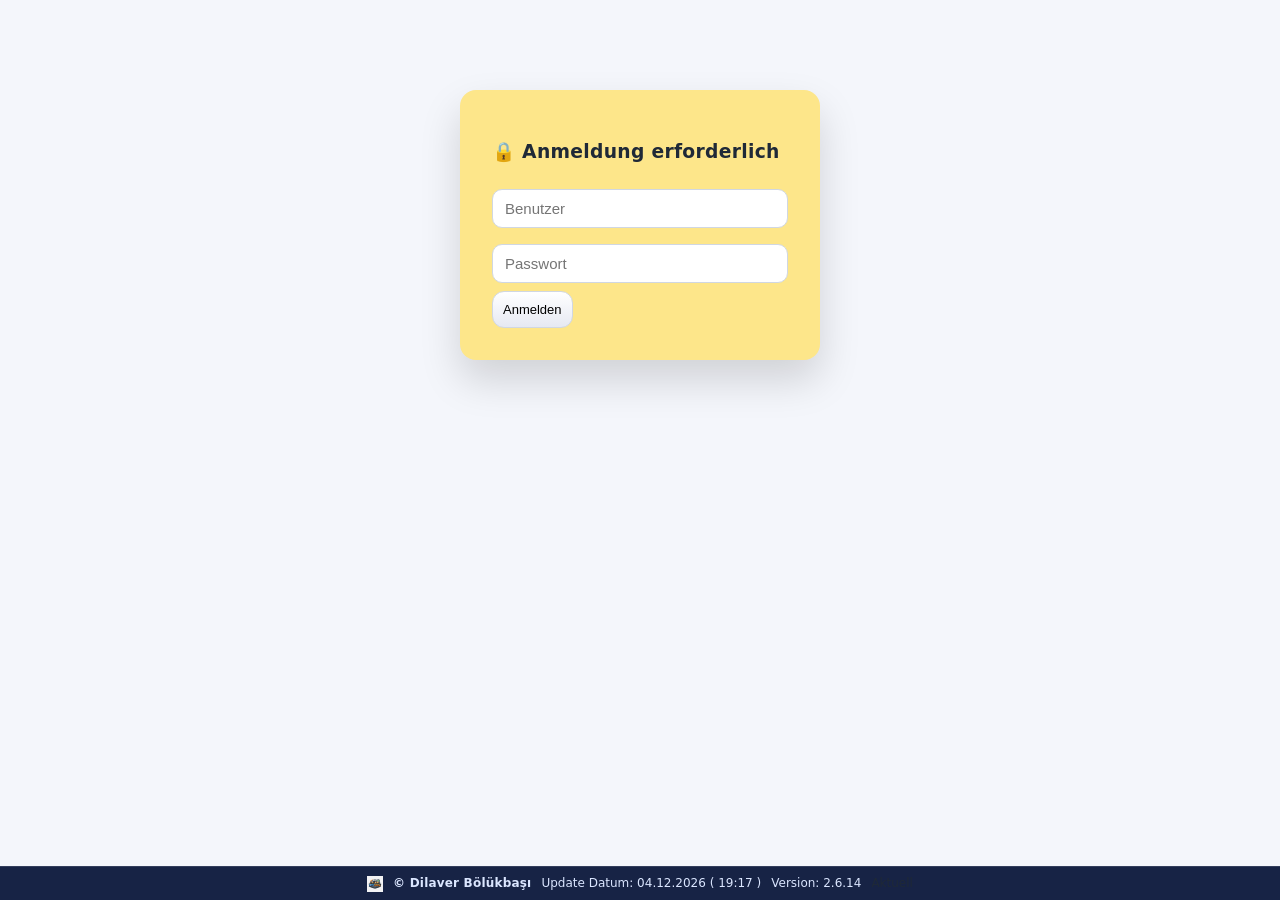
<file: index.html>
<!DOCTYPE html>
<html lang="de">
<head>
<meta charset="UTF-8">


<title>Lagerverwaltung</title>

   <link rel="stylesheet" href="css/style.css">


  
<!-- =========================
     ICONS
========================= -->

<link rel="icon" href="icons/favicon.ico">
<link rel="icon" type="image/png" sizes="16x16" href="icons/favicon-16x16.png">
<link rel="icon" type="image/png" sizes="32x32" href="icons/favicon-32x32.png">

<link rel="apple-touch-icon" sizes="180x180" href="icons/apple-touch-icon-180x180.png">

<link rel="manifest" href="manifest.json">
<meta name="theme-color" content="#1f4fd8">


</head>
<body>
<button id="scrollTopBtn" aria-label="Nach oben scrollen">↑</button>

<div id="print-header">
  <div class="print-title">Lagerbestand</div>
  <div class="print-date" id="print-date"></div>
</div>

<div id="loadingOverlay" class="loading-overlay" style="display:none">
  <div class="loading-card">
    <div class="loading-title" id="loadingText">Lade…</div>

    <div class="progress-bar">
      <div id="progressFill"></div>
    </div>

    <div class="progress-percent" id="progressPercent">0%</div>
  </div>
</div>


<!-- =========================
     LOGIN-BEREICH
========================= -->
<form id="loginForm" onsubmit="login(event)">
    <div id="loginBox">
      <h3>🔒 Anmeldung erforderlich</h3>
      <input id="userInput" placeholder="Benutzer">
      <input id="passInput" type="password" placeholder="Passwort">
      <button type="submit">Anmelden</button>
    </div>
</form>


<!-- =========================
     GESCHÜTZTE APP
========================= -->
<div id="app">
  <h2 id="appTitle"><span id="appVersion"></span></h2>

      <div class="top-bar">
        <div class="menu-wrap">
          <button class="menu-toggle btn" type="button" aria-haspopup="true" aria-expanded="false">
            ☰ Menü
          </button>
          <div class="menu-panel" role="menu" aria-label="Hauptmenü">
            <!-- Logout sperrt die komplette Liste wieder -->
            <button class="btn" role="menuitem" onclick="logout()">🔒Logout</button>
            <button class="btnExport" role="menuitem" onclick="exportAllData()">EXPORT DATEN</button>

            <input
              type="file"
              id="importFile"
              accept="application/json"
              hidden
              onchange="importAllData()"
            >
            <button class="btnImport" role="menuitem" onclick="document.getElementById('importFile').click()">
              IMPORT DATEN!
            </button>

            <!-- Key-Freischaltung 
            <input class="inputs" id="keyInput" type="password" placeholder="Key eingeben">
            <button id="editToggleBtn" class="btn" onclick="toggleEditing()">🔓 Freischalten</button>-->
            <button id="themeToggleBtn" class="btn-primary" role="menuitem" onclick="toggleTheme()">🌙 Dark Mode</button>
            <button class="btn" role="menuitem" onclick="location.href='settings.html'" aria-label="Einstellungen">⚙️ Optionen</button>
          </div>
        </div>
      </div>

      <div class="top-bar-right">
          <button  id="resetMaterialDataBtn"  class="admin-btn danger"  onclick="resetMaterialData()">  Initialdaten neu laden</button>
            <br>
          <div id="editTimer" class="edit-timer hidden" title="Edit-Modus endet bei Inaktivität">
            <span class="label">Edit aktiv</span><span class="icon">⏳</span>
            <span class="time">05:00</span>
          </div>
          
          <div id="logoutTimer" class="logout-timer hidden">
          <span class="label">Automatischer Logout</span>
          <span class="time">00:30</span>
        </div>

      </div>

      <hr>

        <div class="tab-bar tab-style-pill">
          <button class="tab-btn" data-tab="ke" data-label="Material / Rohstoff Liste">Material / Rohstoff Liste</button>
          <button class="tab-btn" data-tab="fs" data-label="FS-Tiegel Liste">FS-Tiegel Liste</button>
          <button class="tab-btn" data-tab="fm" data-label="FM-Schleifbänder">FM-Schleifbänder</button>
          <button class="tab-btn" data-tab="inv" data-label="Inventur Liste">Inventur Liste</button>
          <button class="tab-btn" data-tab="historySectionIExport" data-label="Historie">Historie</button>
          <button class="no-print" onclick="printTable()">Drucken</button>
        </div>
        <hr>
        
            <!-- =========================
                SEARCH WRAPPER
            ========================== -->
            <div class="search-wrapper">

              <!-- Suchfeld -->
              <input
                class="sSearch"
                id="search"
                type="text"
                placeholder="Suche (Material, E-Nummer, Regal)"
                autocomplete="off"
              />

              <!-- ❌ Clear-Button -->
              <span id="searchClear" class="search-clear">❌</span>

              <!-- ↑ ↓ Treffer-Navigation -->
              <div id="searchNav" class="search-nav">
                <button id="searchPrev" type="button" title="Vorheriger Treffer">↑</button>
                <button id="searchNext" type="button" title="Nächster Treffer">↓</button>
              </div>

            </div>
            <div id="hintBar" class="hint-bar">
              Tipp: Klick auf ✏️ zum Bearbeiten, ➕ zum Duplizieren einer Zeile.
            </div>

    <div class="content">
            <!-- =========================
                KE SECTION
            ========================= -->

          <div id="keSection" class="tab-section active">
            <div class="column-toggle-grid">

              <label class="locked">
                <input type="checkbox" data-col="Material" checked disabled>
                <span>Material</span>
              </label>

              <label>
                <input type="checkbox" data-col="enummer" checked>
                <span>E-Nummer</span>
              </label>

              <label>
                <input type="checkbox" data-col="charge" checked>
                <span>Charge-Nr.</span>
              </label>

              <label>
                <input type="checkbox" data-col="palette" checked>
                <span>Paletten-Nr.</span>
              </label>
              <label>
                <input type="checkbox" data-col="wahrendatum" checked>
                <span>Wahreneingang</span>
              </label>
              <label>
                <input type="checkbox" data-col="regal" checked>
                <span>Regal</span>
              </label>

              <label>
                <input type="checkbox" data-col="bestand" checked>
                <span>Bestand</span>
              </label>

              <label>
                <input type="checkbox" data-col="bemerkung" checked>
                <span>Bemerkung / Status</span>
              </label>

              <div class="ke-reset-wrap">
                <button id="ResetKEToggleBtn"
                        class="ResetKEBtn"
                        onclick="resetKE()">
                  Tabelle Leeren
                </button>
              
              </div>
            </div>
        <center>
          <!-- Such- & Steuerleiste -->
            <div id="keToolbar">
              <select id="categoryFilter" class="filter">
                <option value="">Alle Kategorien</option>
              </select>
            </div>
        </center>
              <!-- =========================
                  MOBILE SORT DROPDOWN
              ========================= -->
              <div class="table-fullwidth">
                <div class="table-scroll">
                  <table class="lager-table KE-table">
                    <thead>
                      <tr>
                        <th></th>
                        <th>Material</th>
                        <th>E-Nummer</th>
                        <th>Chargen Nr.</th>
                        <th>Paletten-Nr.</th>
                        <th>Wahreneingang</th>
                        <th id="keSort-shelf" class="sortable">Regal <span class="sort-indicator"></span></th>
                        <th>Bestand</th>
                        <th>Bemerkung / Status</th>                        
                        <th></th>
                      </tr>
                    </thead>
                    <tbody id="tableBody"></tbody>
                  </table>
                </div>
              </div>
            </div>

            <!-- =========================
                FS SECTION
            ========================= -->
            <div id="fsSection" class="tab-section">
              <div class="column-toggle-grid">

                <label>
                  <input type="checkbox" data-col="kurz" checked>
                  <span>Kurz</span>
                </label>

                <label class="locked">
                  <input type="checkbox" checked disabled>
                  <span>Bezeichnung</span>
                </label>

                <label>
                  <input type="checkbox" data-col="material" checked>
                  <span>Material</span>
                </label>

                <label>
                  <input type="checkbox" data-col="stueck" checked>
                  <span>Stückzahl</span>
                </label>

                <label>
                  <input type="checkbox" data-col="eNummer" checked>
                  <span>E-Nummer</span>
                </label>

                <label>
                  <input type="checkbox" data-col="kuerzel" checked>
                  <span>Kürzel</span>
                </label>

                <label>
                  <input type="checkbox" data-col="bestand" checked>
                  <span>Bestand K.</span>
                </label>

                <label>
                  <input type="checkbox" data-col="dpc" checked>
                  <span>Bestand D</span>
                </label>

                <div class="fs-reset-wrap">
                  <button id="ResetFSToggleBtn"
                          class="ResetFSBtn"
                          onclick="resetFS()">
                    Tabelle Leeren
                  </button>
                </div>
              </div>
              <div class="table-fullwidth">
                <div class="table-scroll">
                  <table class="lager-table fs-table KE-table">
                    <thead>
                      <tr>
                        <th>Kurz</th>
                        <th>Bezeichnung</th>
                        <th>Material</th>
                        <th>Stückzahl</th>
                        <th>E-Nummer</th>
                        <th>Kürzel</th>
                        <th>Bestand K.</th>
                        <th>Bestand D</th>
                      </tr>
                    </thead>
                    <tbody id="fsTableBody"></tbody>
                  </table>
                </div>
              </div>
            </div> <!-- table-scroll -->
          </div> <!-- table-fullwidth -->
        </div> <!-- ✅ fsSection ENDE -->

            <!-- =========================
                FM SECTION
            ========================= -->
              <section id="fmSection" class="tab-section" style="display:none;">
                <div class="column-toggle-grid">

                  <label class="locked">
                    <input type="checkbox" checked disabled>
                    <span>Abmessung</span>
                  </label>

                  <label>
                    <input type="checkbox" data-col="pos1" checked>
                    <span>Pos. Nr.#1</span>
                  </label>

                  <label>
                    <input type="checkbox" data-col="artikel1" checked>
                    <span>Artikel-Nr. #1</span>
                  </label>

                  <label>
                    <input type="checkbox" data-col="artikel2" checked>
                    <span>Artikel-Nr. #2</span>
                  </label>

                  <label>
                    <input type="checkbox" data-col="artikel" checked>
                    <span>Artikel</span>
                  </label>

                  <label>
                    <input type="checkbox" data-col="koernung" checked>
                    <span>Körnung</span>
                  </label>

                  <label>
                    <input type="checkbox" data-col="verpackung" checked>
                    <span>Verpackung</span>
                  </label>

                  <label>
                    <input type="checkbox" data-col="pos_Nr" checked>
                    <span>Pos.Nr.#2</span>
                  </label>

                  <label>
                    <input type="checkbox" data-col="bestand" checked>
                    <span>Bestand</span>
                  </label>

                  <label>
                    <input type="checkbox" data-col="bemerkung" checked>
                    <span>Bemerkung</span>
                  </label>

                  <div class="fm-reset-wrap">
                    <button id="ResetFMToggleBtn"
                            class="ResetFMBtn"
                            onclick="resetFM()">
                      Tabelle zurücksetzen
                    </button>
                  </div>
                </div>
              <!-- Tabelle -->
              <div class="table-fullwidth">
                <div class="table-scroll">
                  <table class="lager-table fmTable">
                    <thead>
                      <tr>
                        <th data-col="pos1">Pos. #1</th>
                        <th data-col="artikel1">Artikel-Nr. #1</th>
                        <th data-col="artikel2">Artikel-Nr. #2</th>
                        <th data-col="artikel">Artikel</th>
                        <th data-col="koernung">Körnung</th>
                        <th data-col="abmessung">Abmessung</th>
                        <th data-col="verpackung">Verpackung</th>
                        <th data-col="pos_Nr">Pos.Nr.</th>
                        <th data-col="bestand">Bestand</th>
                         <th data-col="bemerkung">Bemerkung</th>
                      </tr>
                    </thead>
                    <tbody id="fmTableBody"></tbody>
                  </table>
                </div>
              </div>
            </section>
            <!-- =========================
                INVENTUR SECTION
            ========================= -->
            <div id="inventarSection" class="tab-section">
                <h3 class="inventur-title">Inventur – Gesamtübersicht</h3>

                <div class="inventur-header">
                  <div class="inventur-date">
                    <label for="inventurDate">Inventur-Stichtag</label>
                    <input type="date" id="inventurDate">
                    <button class="invDate" onclick="saveInventurDate()">Fixieren</button>
                  </div>
                </div>


              <div class="table-fullwidth">
                <div class="table-scroll">
                  <table class="lager-table inv-table">
                    <thead>
                      <tr>
                        <th>Quelle</th>
                        <th>Beschreibung / Material</th>
                        <th>E-Nummer</th>
                        <th>Charge-Nr.</th>
                        <th>Paletten-Nr.</th>
                        <th>Bestand</th>
                        <th>Gesamt</th>
                      </tr>
                    </thead>
                    <tbody id="invTableBody"></tbody>
                  </table>
                </div>
              </div>
            </div>
          <!-- =========================
              HISTORY SECTION TAB
          ========================= -->
      <section id="historySectionIExport" class="tab-section">
          <h3>Änderungshistorie</h3>

          <!-- Controls: Suche + Aktionen -->
          <div class="history-controls">
            <input
              id="historySearch"
              type="text"
              placeholder="Historie durchsuchen …"
              oninput="renderHistoryKE()"
            >

            <button
              type="button"
              class="danger"
              onclick="clearDeleteHistory()"
            >
              Historie löschen
            </button>
          </div>

          <!-- Tabelle -->
          <div id="historyTableWrapper" class="table-scroll">
            <table class="lager-table history-table">
              <thead>
                <tr>
                  <th>Zeitpunkt</th>
                  <th>Kategorie</th>
                  <th>Material</th>
                  <th>E-Nummer</th>
                  <th>Charge</th>
                  <th>Palette</th>
                  <th>Regal</th>
                  <th>Bestand</th>
                  <th>Bemerkung</th>
                  <th>↩</th>
                </tr>
              </thead>
              <tbody id="historyBody">
                <!-- renderHistoryKE() -->
              </tbody>
            </table>
          </div>
       </section>
  </div>

<br>
     <footer class="app-footer" aria-label="App-Informationen">
        <img class="footer-logo" src="icons/favicon-32x32.png" alt="Logo">
        <span id="kimlik">© Dilaver Bölükbaşı</span>
        <span id="lastUpdate">Update Datum: …</span>
        <span id="footerVersion">Version: …</span>
        <span id="updateStatus" class="version-checking">Updateprüfung</span>
    </footer>

<script src="js/auth_config.js"></script>
<script src="js/auth.js"></script>
<script src="js/daten_fm.js"></script>
<script src="js/data_ke.js"></script>
<script src="js/daten_fs.js"></script>
<script src="js/daten.js"></script>
<script src="js/search.js"></script>
<script>
  (function initFontSize() {
    const stored = parseInt(localStorage.getItem("fontSizePx"), 10);
    const value = Number.isFinite(stored) ? stored : 16;
    document.documentElement.style.setProperty("--ui-font-size", `${value}px`);
  })();
  (function applyUiSettings() {
    const autoSave = localStorage.getItem("ui_autoSave");
    const showHints = localStorage.getItem("ui_showHints");
    const compactMode = localStorage.getItem("ui_compactMode");

    window.APP_SETTINGS = {
      autoSave: autoSave !== "false",
      showHints: showHints !== "false",
      compactMode: compactMode === "true"
    };

    document.body.classList.toggle("hints-off", !window.APP_SETTINGS.showHints);
    document.body.classList.toggle("compact-mode", window.APP_SETTINGS.compactMode);
  })();
  (function initMenu() {
    const wrap = document.querySelector(".menu-wrap");
    const toggle = document.querySelector(".menu-toggle");
    if (!wrap || !toggle) return;

    toggle.addEventListener("click", () => {
      const open = wrap.classList.toggle("open");
      toggle.setAttribute("aria-expanded", open ? "true" : "false");
    });

    document.addEventListener("click", (e) => {
      if (!wrap.classList.contains("open")) return;
      if (wrap.contains(e.target)) return;
      wrap.classList.remove("open");
      toggle.setAttribute("aria-expanded", "false");
    });

    document.addEventListener("keydown", (e) => {
      if (e.key !== "Escape") return;
      if (!wrap.classList.contains("open")) return;
      wrap.classList.remove("open");
      toggle.setAttribute("aria-expanded", "false");
    });
  })();
</script>

</body>
</html>
</file>
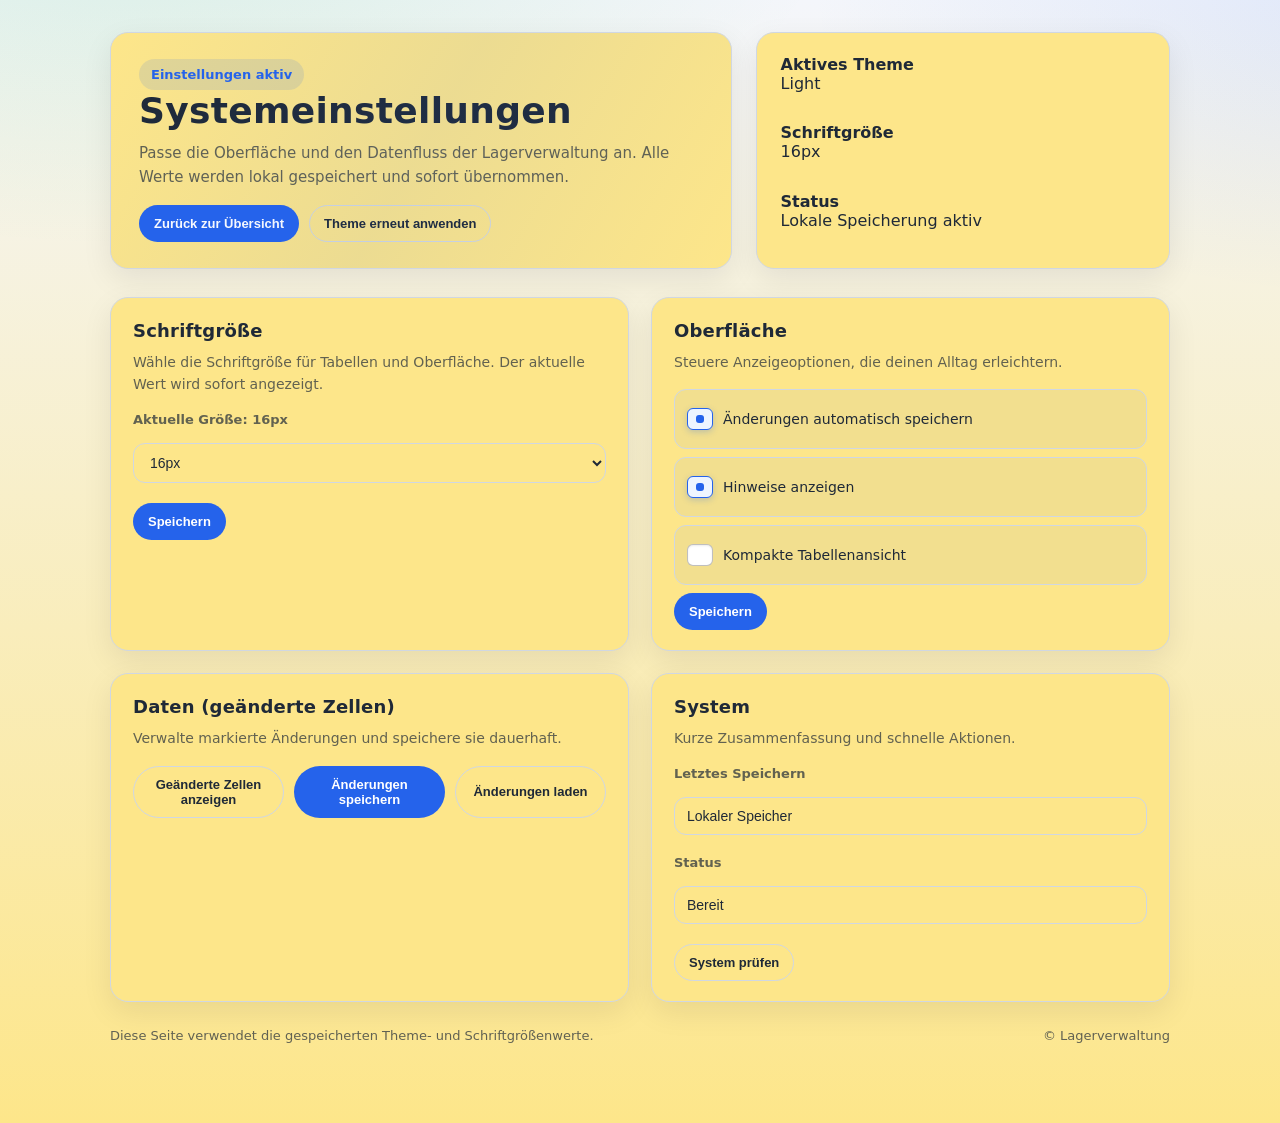
<file: settings.html>
<!DOCTYPE html>
<html lang="de">
<head>
  <meta charset="UTF-8">
  <meta name="viewport" content="width=device-width, initial-scale=1">
  <title>Lagerverwaltung – Einstellungen</title>
  <link rel="stylesheet" href="css/style.css">
  <link rel="icon" href="icons/favicon.ico">
  <link rel="icon" type="image/png" sizes="16x16" href="icons/favicon-16x16.png">
  <link rel="icon" type="image/png" sizes="32x32" href="icons/favicon-32x32.png">
  <link rel="apple-touch-icon" sizes="180x180" href="icons/apple-touch-icon-180x180.png">
  <link rel="manifest" href="manifest.json">
  <meta name="theme-color" content="#1f4fd8">
  <style>
    :root {
      --settings-bg-1: var(--bg);
      --settings-bg-2: var(--bg-card);
      --settings-ink: var(--text);
      --settings-muted: rgba(31, 41, 55, 0.7);
      --settings-card: var(--bg-card);
      --settings-border: var(--border);
      --settings-accent: var(--accent);
      --settings-accent-2: var(--accent-soft);
      --settings-shadow: 0 10px 30px rgba(2, 6, 23, 0.08);
      --settings-radius: 18px;
      --settings-font: "Segoe UI", system-ui, -apple-system, BlinkMacSystemFont, sans-serif;
      --settings-display: "Segoe UI", system-ui, -apple-system, BlinkMacSystemFont, sans-serif;
    }

    [data-theme="dark"] {
      --settings-muted: rgba(229, 231, 235, 0.7);
      --settings-shadow: 0 12px 34px rgba(0, 0, 0, 0.35);
    }

    body {
      background:
        radial-gradient(1200px 600px at 10% -10%, rgba(5, 185, 59, 0.12), transparent 60%),
        radial-gradient(1200px 600px at 110% 0%, rgba(37, 99, 235, 0.10), transparent 50%),
        linear-gradient(180deg, var(--settings-bg-1), var(--settings-bg-2));
      color: var(--settings-ink);
      font-family: var(--settings-font);
      min-height: 100vh;
    }

    #app {
      display: block;
      max-width: 1100px;
      margin: 32px auto 80px;
      padding: 0 20px;
    }

    .settings-hero {
      display: grid;
      grid-template-columns: 1.2fr 0.8fr;
      gap: 24px;
      align-items: stretch;
      margin-bottom: 28px;
    }

    .settings-hero-card {
      background: var(--settings-card);
      border: 1px solid var(--settings-border);
      border-radius: var(--settings-radius);
      padding: 26px 28px;
      box-shadow: var(--settings-shadow);
      position: relative;
      overflow: hidden;
    }

    .settings-hero-card::after {
      content: "";
      position: absolute;
      inset: 0;
      background:
        linear-gradient(120deg, transparent 0%, rgba(37, 99, 235, 0.08) 50%, transparent 100%);
      pointer-events: none;
    }

    .settings-title {
      font-family: var(--settings-display);
      font-size: 36px;
      margin: 0 0 10px;
      letter-spacing: 0.3px;
    }

    .settings-subtitle {
      margin: 0;
      color: var(--settings-muted);
      font-size: 15px;
      line-height: 1.6;
    }

    .settings-actions {
      display: flex;
      gap: 10px;
      margin-top: 16px;
      flex-wrap: wrap;
    }

    .settings-btn {
      border: 1px solid var(--settings-border);
      background: var(--settings-card);
      color: var(--settings-ink);
      padding: 10px 14px;
      border-radius: 999px;
      font-weight: 600;
      cursor: pointer;
      transition: transform 120ms ease, border-color 120ms ease;
    }

    .settings-btn.primary {
      background: var(--settings-accent);
      color: #fff;
      border-color: transparent;
    }

    .settings-btn:hover {
      transform: translateY(-1px);
      border-color: var(--settings-accent);
    }

    .settings-side {
      background: var(--settings-card);
      border: 1px solid var(--settings-border);
      border-radius: var(--settings-radius);
      padding: 22px 24px;
      box-shadow: var(--settings-shadow);
      display: grid;
      gap: 14px;
    }

    .status-pill {
      display: inline-flex;
      align-items: center;
      gap: 8px;
      padding: 8px 12px;
      border-radius: 999px;
      background: rgba(37, 99, 235, 0.12);
      color: var(--settings-accent);
      font-weight: 600;
      font-size: 13px;
      width: fit-content;
    }

    .settings-grid {
      display: grid;
      grid-template-columns: repeat(2, minmax(0, 1fr));
      gap: 22px;
    }

    .settings-card {
      background: var(--settings-card);
      border: 1px solid var(--settings-border);
      border-radius: var(--settings-radius);
      padding: 22px 22px 20px;
      box-shadow: var(--settings-shadow);
      position: relative;
    }

    .settings-card h3 {
      margin: 0 0 10px;
      font-size: 18px;
      letter-spacing: 0.2px;
    }

    .settings-card p {
      margin: 0 0 16px;
      color: var(--settings-muted);
      font-size: 14px;
      line-height: 1.6;
    }

    .field {
      display: grid;
      gap: 8px;
      margin-bottom: 12px;
    }

    .field label {
      font-weight: 600;
      font-size: 13px;
      color: var(--settings-muted);
    }

    .field select,
    .field input[type="text"] {
      padding: 10px 12px;
      border-radius: 12px;
      border: 1px solid var(--settings-border);
      background: transparent;
      color: var(--settings-ink);
      font-size: 14px;
    }

    [data-theme="dark"] .field select {
      background: var(--bg-card);
      color: #e5e7eb;
      border-color: #333333;
      color-scheme: dark;
    }

    [data-theme="dark"] .field select option {
      background: var(--bg-card);
      color: #e5e7eb;
    }

    .option-row {
      display: flex;
      align-items: center;
      gap: 10px;
      padding: 10px 12px;
      border-radius: 12px;
      border: 1px solid var(--settings-border);
      margin-bottom: 8px;
      background: rgba(37, 99, 235, 0.05);
    }

    .option-row input {
      width: 16px;
      height: 16px;
      cursor: pointer;
      appearance: none;
      -webkit-appearance: none;
      border: 1.5px solid rgba(0,0,0,0.25);
      border-radius: 6px;
      background: #fff;
      box-shadow: inset 0 1px 2px rgba(0,0,0,0.08);
      display: inline-grid;
      place-content: center;
      transition: background 0.2s ease, border-color 0.2s ease, box-shadow 0.2s ease;
    }

    .option-row input::before {
      content: "";
      width: 8px;
      height: 8px;
      border-radius: 3px;
      background: var(--accent);
      transform: scale(0);
      transition: transform 0.12s ease;
    }

    .option-row input:checked {
      border-color: var(--accent);
      background: #eef5ff;
      box-shadow: 0 2px 6px rgba(37,99,235,0.25);
    }

    .option-row input:checked::before {
      transform: scale(1);
    }

    .option-row input:hover {
      border-color: rgba(37,99,235,0.6);
      box-shadow: 0 2px 6px rgba(37,99,235,0.2);
    }

    .option-row input:focus-visible {
      outline: none;
      border-color: rgba(37,99,235,0.9);
      box-shadow: 0 0 0 3px rgba(37,99,235,0.2);
    }

    [data-theme="dark"] .option-row input {
      border-color: rgba(255,255,255,0.35);
      background: #1f1f1f;
      box-shadow: inset 0 1px 2px rgba(0,0,0,0.5);
    }

    [data-theme="dark"] .option-row input:hover {
      border-color: rgba(96,165,250,0.7);
      box-shadow: 0 2px 8px rgba(96,165,250,0.35);
    }

    [data-theme="dark"] .option-row input:focus-visible {
      outline: none;
      border-color: rgba(96,165,250,0.9);
      box-shadow: 0 0 0 3px rgba(96,165,250,0.28);
    }

    [data-theme="dark"] .option-row input:checked {
      background: rgba(96,165,250,0.15);
      box-shadow: 0 2px 8px rgba(96,165,250,0.35);
    }

    .option-row span {
      font-size: 14px;
    }

    .data-actions {
      display: grid;
      grid-template-columns: repeat(3, minmax(0, 1fr));
      gap: 10px;
    }

    .data-actions .settings-btn {
      width: 100%;
      justify-content: center;
    }

    .settings-footer {
      margin-top: 26px;
      color: var(--settings-muted);
      font-size: 13px;
      display: flex;
      justify-content: space-between;
      gap: 12px;
      flex-wrap: wrap;
    }

    @media (max-width: 920px) {
      .settings-hero {
        grid-template-columns: 1fr;
      }

      .settings-grid {
        grid-template-columns: 1fr;
      }
    }
  </style>
</head>
<body>
  <div id="app">
    <section class="settings-hero">
      <div class="settings-hero-card">
        <div class="status-pill">Einstellungen aktiv</div>
        <h1 class="settings-title">Systemeinstellungen</h1>
        <p class="settings-subtitle">
          Passe die Oberfläche und den Datenfluss der Lagerverwaltung an. Alle Werte werden lokal gespeichert
          und sofort übernommen.
        </p>
        <div class="settings-actions">
          <button class="settings-btn primary" type="button" onclick="location.href='index.html'">Zurück zur Übersicht</button>
          <button class="settings-btn" type="button" id="applyThemeNow">Theme erneut anwenden</button>
        </div>
      </div>
      <div class="settings-side">
        <div>
          <strong>Aktives Theme</strong>
          <div id="activeThemeLabel">Light</div>
        </div>
        <div>
          <strong>Schriftgröße</strong>
          <div id="activeFontLabel">16px</div>
        </div>
        <div>
          <strong>Status</strong>
          <div>Lokale Speicherung aktiv</div>
        </div>
      </div>
    </section>

    <section class="settings-grid">
      <div class="settings-card">
        <h3>Schriftgröße</h3>
        <p>Wähle die Schriftgröße für Tabellen und Oberfläche. Der aktuelle Wert wird sofort angezeigt.</p>
        <div class="field">
          <label for="fontSizeSelect">Aktuelle Größe: <span id="fontSizeValue">16px</span></label>
          <select id="fontSizeSelect">
            <option value="6">6px</option>
            <option value="7">7px</option>
            <option value="8">8px</option>
            <option value="9">9px</option>
            <option value="10">10px</option>
            <option value="11">11px</option>
            <option value="12">12px</option>
            <option value="13">13px</option>
            <option value="14">14px</option>
            <option value="15">15px</option>
            <option value="16">16px</option>
            <option value="18">18px</option>
            <option value="20">20px</option>
            <option value="22">22px</option>
            <option value="24">24px</option>
            <option value="26">26px</option>
          </select>
        </div>
        <button class="settings-btn primary" id="fontSizeSave" type="button">Speichern</button>
      </div>

      <div class="settings-card">
        <h3>Oberfläche</h3>
        <p>Steuere Anzeigeoptionen, die deinen Alltag erleichtern.</p>
        <div class="option-row">
          <input type="checkbox" id="autoSaveSetting" checked>
          <span>Änderungen automatisch speichern</span>
        </div>
        <div class="option-row">
          <input type="checkbox" id="showHintsSetting">
          <span>Hinweise anzeigen</span>
        </div>
        <div class="option-row">
          <input type="checkbox" id="compactModeSetting">
          <span>Kompakte Tabellenansicht</span>
        </div>
        <button class="settings-btn primary" type="button">Speichern</button>
      </div>

      <div class="settings-card">
        <h3>Daten (geänderte Zellen)</h3>
        <p>Verwalte markierte Änderungen und speichere sie dauerhaft.</p>
        <div class="data-actions">
          <button class="settings-btn" type="button">Geänderte Zellen anzeigen</button>
          <button class="settings-btn primary" type="button">Änderungen speichern</button>
          <button class="settings-btn" type="button">Änderungen laden</button>
        </div>
      </div>

      <div class="settings-card">
        <h3>System</h3>
        <p>Kurze Zusammenfassung und schnelle Aktionen.</p>
        <div class="field">
          <label>Letztes Speichern</label>
          <input type="text" value="Lokaler Speicher" readonly>
        </div>
        <div class="field">
          <label>Status</label>
          <input type="text" value="Bereit" readonly>
        </div>
        <button class="settings-btn" type="button">System prüfen</button>
      </div>
    </section>

    <div class="settings-footer">
      <span>Diese Seite verwendet die gespeicherten Theme- und Schriftgrößenwerte.</span>
      <span>© Lagerverwaltung</span>
    </div>
  </div>

  <script>
    (function initTheme() {
      const saved = localStorage.getItem("theme");
      const label = document.getElementById("activeThemeLabel");
      if (saved === "dark") {
        document.documentElement.setAttribute("data-theme", "dark");
        if (label) label.textContent = "Dark";
      } else {
        document.documentElement.removeAttribute("data-theme");
        if (label) label.textContent = "Light";
      }
    })();

    (function initFontSize() {
      const defaultPx = 16;
      const stored = parseInt(localStorage.getItem("fontSizePx"), 10);
      const current = Number.isFinite(stored) ? stored : defaultPx;

      const root = document.documentElement;
      const valueEl = document.getElementById("fontSizeValue");
      const select = document.getElementById("fontSizeSelect");
      const btnSave = document.getElementById("fontSizeSave");
      const sideLabel = document.getElementById("activeFontLabel");

      function apply(px) {
        root.style.setProperty("--ui-font-size", px + "px");
        if (valueEl) valueEl.textContent = px + "px";
        if (sideLabel) sideLabel.textContent = px + "px";
      }

      select.value = String(current);
      apply(current);

      select.addEventListener("change", () => {
        const v = parseInt(select.value, 10);
        if (!Number.isFinite(v)) return;
        apply(v);
      });

      btnSave.addEventListener("click", () => {
        const v = parseInt(select.value, 10);
        if (!Number.isFinite(v)) return;
        localStorage.setItem("fontSizePx", String(v));
      });
    })();

    (function initUiSettings() {
      const autoSaveEl = document.getElementById("autoSaveSetting");
      const showHintsEl = document.getElementById("showHintsSetting");
      const compactModeEl = document.getElementById("compactModeSetting");

      const autoSave = localStorage.getItem("ui_autoSave");
      const showHints = localStorage.getItem("ui_showHints");
      const compactMode = localStorage.getItem("ui_compactMode");

      autoSaveEl.checked = autoSave !== "false";
      showHintsEl.checked = showHints !== "false";
      compactModeEl.checked = compactMode === "true";

      function persist() {
        localStorage.setItem("ui_autoSave", String(autoSaveEl.checked));
        localStorage.setItem("ui_showHints", String(showHintsEl.checked));
        localStorage.setItem("ui_compactMode", String(compactModeEl.checked));
      }

      autoSaveEl.addEventListener("change", persist);
      showHintsEl.addEventListener("change", persist);
      compactModeEl.addEventListener("change", persist);
      persist();
    })();

    document.getElementById("applyThemeNow")?.addEventListener("click", () => {
      const saved = localStorage.getItem("theme");
      if (saved === "dark") {
        document.documentElement.setAttribute("data-theme", "dark");
      } else {
        document.documentElement.removeAttribute("data-theme");
      }
    });
  </script>
</body>
</html>
</file>
<file: css/style.css>
/* =====================================================
   DESIGN SYSTEM – LIGHT / DARK MODE
===================================================== */
:root {
  --bg: #f4f6fb;
  --bg-card: #fde68a;
  --text: #1f2937;
  --ui-font-size: 16px;
  --accent: #2563eb;
  --accent-soft: #05b93b;
  --row-even: #03fcb1;
  --row-odd: #131208;
  --border: #d0d7e2;
  --textColorSum: #060808;
  --textStdMaterial: #05800d;
  --bgTxtInventur: #fde68a;
}

[data-theme="dark"] {
  --bg: #1a1a1a;
  --bg-card: #252525;
  --text: #e5e7eb;
  --accent: #2563eb;
  --accent-soft: #1f2937;
  --Drow-even: #0f0f0f;
  --Drow-odd: #1a1a1a;
  --border: #333333;
  --textColorSum: #10b4f0;
  --textStdMaterial: #047aa1;
  --bgTxtInventur: #363a35;
  --row-hover: rgba(255, 255, 255, 0.06);
}

/* =====================================================
   GLOBAL
===================================================== */
/* 🔒 APP IST STANDARDMÄSSIG VERSTECKT */
#app {
  display: none;
  flex: 1;
}

* {
  box-sizing: border-box;
}

body {
  margin: 0;
  font-family: "Segoe UI", system-ui, -apple-system, BlinkMacSystemFont, sans-serif;
  background: var(--bg);
  color: var(--text);
  min-height: 100vh;
  display: flex;
  flex-direction: column;
}

[data-theme="dark"] body {
  background: var(--bg);
  color: var(--text);
}

.hidden {
    display: none;
}

.menu-wrap {
  position: relative;
  display: inline-block;
}

.menu-toggle {
  display: inline-flex;
  align-items: center;
  gap: 8px;
  border-radius: 999px;
  padding: 8px 14px;
  background: var(--bg-card);
  border: 1px solid var(--border);
  box-shadow: 0 6px 14px rgba(0,0,0,0.08);
  transition: transform 120ms ease, box-shadow 120ms ease;
}

.menu-toggle:hover {
  transform: translateY(-1px);
  box-shadow: 0 10px 20px rgba(0,0,0,0.12);
}

.menu-panel {
  position: absolute;
  top: 110%;
  left: 0;
  min-width: 220px;
  padding: 10px;
  border-radius: 12px;
  border: 1px solid var(--border);
  background: var(--bg-card);
  box-shadow: 0 10px 24px rgba(0,0,0,0.12);
  display: block;
  opacity: 0;
  transform: translateY(-6px) scale(0.98);
  pointer-events: none;
  transition: opacity 160ms ease, transform 160ms ease;
  z-index: 1000;
}

.menu-panel button {
  width: 100%;
  margin-bottom: 6px;
  border-radius: 10px;
  transition: background 120ms ease, transform 120ms ease;
}

.menu-panel button:last-child {
  margin-bottom: 0;
}

.menu-wrap.open .menu-panel {
  opacity: 1;
  transform: translateY(0) scale(1);
  pointer-events: auto;
}

[data-theme="dark"] .menu-panel {
  background: #1f1f1f;
  border-color: #333;
}

[data-theme="dark"] .menu-toggle {
  background: #1f1f1f;
  border-color: #333;
  box-shadow: 0 8px 18px rgba(0,0,0,0.35);
}

.hint-bar {
  margin: 8px 0 14px;
  font-size: 12px;
  opacity: 0.7;
}

body.hints-off .hint-bar {
  display: none;
}

.app-footer {
  margin-top: auto;
  position: relative;
  z-index: 30;
  display: flex;
  align-items: center;
  justify-content: center;
  width: 100%;
  gap: 10px;
  min-height: 34px;
  padding: 8px 12px;
  box-sizing: border-box;
  background: #172345;
  border-top: 1px solid rgba(255,255,255,0.12);
  color: #dbe6ff;
  font-size: 12px;
  line-height: 1.2;
  white-space: nowrap;
  overflow: hidden;
}

.footer-logo {
  width: 16px;
  height: 16px;
  opacity: 0.95;
}

#kimlik {
  font-weight: 600;
  letter-spacing: 0.2px;
}

#lastUpdate {
  color: #dbe6ff;
  font-size: 12px;
}

#footerVersion {
  font-size: 12px;
  color: #dbe6ff;
}

#updateStatus {
  font-size: 12px;
}

@media (max-width: 768px) {
  .app-footer {
    flex-direction: column;
    align-items: center;
  }
}

.update-notice {
  position: fixed;
  inset: 0;
  z-index: 100;
  display: grid;
  place-items: center;
  padding: 18px;
  background: rgba(0,0,0,0.58);
}

.update-box {
  width: min(420px, 100%);
  padding: 18px;
  border: 1px solid #3a4658;
  border-radius: 8px;
  background: #20242b;
  color: #f4f7fb;
  box-shadow: 0 20px 48px rgba(0,0,0,0.5);
}

.update-box h3 {
  margin: 0 0 12px;
  color: #fff;
}

.update-actions {
  display: flex;
  gap: 10px;
  margin-top: 14px;
}

.update-actions button {
  flex: 1;
  min-height: 38px;
  border: 0;
  border-radius: 6px;
  background: #2f5597;
  color: #fff;
  font-weight: 700;
}

.update-actions .secondary {
  background: #3b4250;
}

.material-popup {
  position: fixed;
  left: 50%;
  top: 50%;
  transform: translate(-50%, -50%);
  max-width: min(90vw, 520px);
  background: #111827eb;
  color: #fff;
  padding: 10px 14px;
  border-radius: 10px;
  font-size: 14px;
  z-index: 9999;
  box-shadow: 0 10px 24px rgba(0, 0, 0, 0.25);
  opacity: 0;
  pointer-events: none;
  transition: opacity 120ms ease;
  text-align: center;
}

[data-theme="dark"] .material-popup {
  background: #024308;
  color: #fff;
  border: 1px solid rgba(255, 255, 255, 0.25);
}

.material-popup.show {
  opacity: 1;
}

#keSection th.sortable {
  cursor: pointer;
  user-select: none;
}

#keSection th.sortable:hover {
  background: rgba(0,0,0,0.05);
}

[data-theme="dark"] #keSection th.sortable:hover {
  background: rgba(233, 192, 5, 0.359);
}

.std-has-clone td {
  color: var(--textStdMaterial);
  font-weight: 700;
}

.sort-indicator {
  margin-left: 6px;
  font-size: 11px;
  opacity: 0.7;
}

/* =========================
   MOBILE SORT BAR
========================= */
.mobile-sort-bar {
  display: none;
}

@media (max-width: 1024px) {
  .mobile-sort-bar {
    display: block;
    margin: 10px auto;
    max-width: 65ch;
    position:relative;
    top: 6px;
    z-index: 50;

    display: flex;
    gap: 8px;
    align-items: center;

    padding: 8px 10px;
    margin-bottom: 8px;

    background: rgba(255,255,255,0.9);
    backdrop-filter: blur(6px);
    border-radius: 12px;
    box-shadow: 0 6px 18px rgba(0,0,0,0.12);
  }

  [data-theme="dark"] .mobile-sort-bar {
    background: rgba(30,30,30,0.9);
  }

  [data-theme="dark"] .Xoption {
    background: rgba(30,30,30,0.9);
    backdrop-filter: blur(6px);
    border-radius: 12px;
    box-shadow: 0 6px 18px rgba(255, 255, 255, 0.12);
    color:#0691fb;
  }

  .mobile-sort-bar select {
    flex: 1;
    padding: 8px 10px;
    border-radius: 10px;
    border: 1px solid rgba(0,0,0,0.15);
    font-size: 13px;
    width: 50%;
  }

  .mobile-sort-bar button {
    width: 42px;
    height: 42px;
    border-radius: 50%;
    border: none;
    font-size: 18px;
    font-weight: bold;
    cursor: pointer;
    background: #fff;
  }

  [data-theme="dark"] .mobile-sort-bar button {
    background: #444;
    color: #fff;
  }
    [data-theme="dark"] .mobile-sort-bar button:hover {
    background: #8b0202;
    color: #fff;
  }
}


/* =====================================================
   LOGIN BOX – PROFESSIONAL
===================================================== */
#loginBox {
  max-width: 360px;
  margin: 10vh auto;
  background: var(--bg-card);
  padding: 32px;
  border-radius: 16px;
  box-shadow: 0 20px 40px rgba(0,0,0,0.15);
}

#loginBox h2 {
  margin-top: 0;
  text-align: center;
  font-weight: 600;
}

input, select {
  width: 100%;
  padding: 10px 12px;
  margin: 8px 0;
  border-radius: 10px;
  border: 1px solid var(--border);
  font-size: 15px;
}

/* Key Input – max 10 Zeichen */
#keyInput {
  max-width: 180px;
}



.admin-btn.danger {
  position: absolute;
  background: #c62828;
  color: #fff;
  border-radius: 8px;
  padding: 8px 14px;
  border: none;
  top: 10px;
  right: 10px;
}

.admin-btn.danger:hover {
  background: #b71c1c;
}

/* =====================================================
   BUTTONS – WINDOWS 11 STYLE
===================================================== */
button {
  background: linear-gradient(180deg, #ffffff, #e6e9f2);
  border: 1px solid var(--border);
  border-radius: 12px;
  padding: 10px 10px;
  font-size: 13px;
  cursor: pointer;
  transition: all 0.2s ease;
}

button:hover {
  background: #3b82f6;
  color: #0c0c0c;
}

button:active {
  transform: scale(0.98);
}

/* Collapse toggle button (small, unobtrusive) */
.col-toggle-btn {
  background: var(--bg-card);
  border: 1px solid var(--border);
  color: var(--text);
  padding: 6px 10px;
  border-radius: 8px;
  font-size: 13px;
  cursor: pointer;
  display: inline-flex;
  width: auto;
}

.col-toggle-btn:hover {
  background: rgba(0,0,0,0.06);
}

[data-theme="dark"] .col-toggle-btn {
  background: var(--bg-card);
  border-color: var(--border);
  color: var(--text);
}

[data-theme="dark"] .col-toggle-btn:hover {
  background: rgba(255,255,255,0.03);
}

.column-toggle-container.collapsed .col-toggle-btn {
  opacity: 0.95;
}

/* =========================
   COLLAPSIBLE COLUMN TOGGLES
========================= */
.column-toggle-grid {
  display: grid;
  grid-template-columns: repeat(auto-fit, minmax(110px, max-content));
  gap: 8px;
  align-items: center;
  margin-bottom: 12px;
  transition: max-height 0.25s ease, opacity 0.2s ease;
  overflow: hidden;
  max-height: 600px;
  width: auto;
  justify-content: start;
}

.column-toggle-container.collapsed .column-toggle-grid {
  max-height: 0;
  opacity: 0;
  pointer-events: none;
}

.column-toggle-container {
  display: flex;
  flex-direction: column;
  align-items: flex-start;
  width: auto;
}

/* =====================================================
   HEADINGS
===================================================== */
h1, h2, h3 {
  font-weight: 600;
  letter-spacing: 0.3px;
}

.fs-title {
  text-align: center;
  margin: 20px 0 10px;
}

/* =====================================================
   SEARCH & FILTER CONTROLS
===================================================== */

#categoryFilter {
  display: block;
  margin: 10px auto;
  max-width: 65ch;
}

/* =========================
   ZEILEN-AKTIONEN (+ / -) – FINAL
========================= */

td.row-action {
  width: 56px;
  min-width: 56px;
  text-align: center;
  vertical-align: middle;
  overflow: hidden;
  padding-left: 4px !important;
  padding-right: 4px !important;
}

td.protected .edit-icon {
  display: none !important;
}

.row-btn.clear {
  cursor: pointer;
  color: #555;
}

.row-btn.clear:hover {
  opacity: 1;
  color: #000;
}

/* =========================
   HISTORY – LEER-ZUSTAND
========================= */

tr.history-empty td {
  color: #231806;
  background: rgba(63, 41, 7, 0.353);
  font-weight: 600;
  text-align: center;
}

tr.history-empty {
  background: rgba(192, 57, 43, 0.06);
}

[data-theme="dark"] tr.history-empty td {
  color: #e1dfdd;
  background: rgba(63, 41, 7, 0.353);
  font-weight: 600;
  text-align: center;
}

/* Buttons & Schloss */
.row-btn,
.row-lock {
  display: inline-flex;
  align-items: center;
  justify-content: center;
  font-size: 18px;
  font-weight: 700;
  width: 30px;
  min-width: 30px;
  height: 30px;
  min-height: 30px;
  cursor: pointer;
  border-radius: 8px;

  opacity: 0;
  transition: opacity 0.15s ease;
}

/* Buttons nur bei Hover auf der Datenzeile anzeigen */
tr.data-row:hover .row-btn,
tr.data-row:hover .row-lock {
  opacity: 1;
}

/* Standard: unsichtbar */
.row-btn,
.row-lock {
  opacity: 0;
  pointer-events: none;
  transition: opacity 0.15s ease;
}

/* Bei Hover sichtbar */
tr.data-row:hover .row-btn,
tr.data-row:hover .row-lock {
  opacity: 1;
  pointer-events: auto;
}


/* 🔑 SICHTBAR, WENN DIE ZEILE ODER EINE ZELLE GEHOVERT IST */
tr.data-row:hover .row-btn,
tr.data-row:hover .row-lock,
tr.data-row td:hover .row-btn,
tr.data-row td:hover .row-lock {
  opacity: 1;
}

/* Kategorie-Zeilen NIE */
tr.category .row-btn,
tr.category .row-lock {
  display: none !important;
}

/* Touch-Geräte */
@media (hover: none) {
  .row-btn,
  .row-lock {
    opacity: 1;
  }
}

/* =====================================================
   TABELLEN – KLARE, RUHIGE DARSTELLUNG
===================================================== */

.lager-table {
  width: 100%;
  border-collapse: collapse;
  background: #ffffff;
  font-size: 14px;
}

[data-theme="dark"] .lager-table {
  background: #1e1e1e;
}

/* Schriftgröße nur für Haupttabellen */
.KE-table,
.fs-table,
.fmTable,
.inv-table {
  font-size: var(--ui-font-size);
}

body.compact-mode .lager-table td {
  padding: 6px 8px;
}

body.compact-mode .lager-table thead th {
  padding: 8px 10px;
}

/* Kopf */
.lager-table thead th {
  background: #e5e7eb;
  color: #111827;
  font-weight: 600;
  padding: 10px 12px;
  border-bottom: 2px solid var(--border);
}


/* Dark Mode Überschrift Tabelle */
[data-theme="dark"] .lager-table thead th {
  background: #353535;
  color: #e5e7eb;
  border-color: #444444;
}

/* Zellen */
.lager-table td {
  border: 1px solid #000;
  padding: 9px 12px;
  border-bottom: 1px solid var(--border);
  white-space: nowrap; /* Kein Umbruch erlaubt*/
}

/* =========================
   FS-Tabelle – spezifische Verbesserungen
   - Texte umbrechen
   - kompaktere Abstände
   - fixe Spaltenbreiten für bessere Lesbarkeit
   - edit-Icons nur bei Hover anzeigen
========================= */
.lager-table.fs-table {
  table-layout: fixed;
}
.lager-table.fs-table td {
  white-space: normal; /* erlauben von Umbrüchen */
  padding: 8px 10px;
  vertical-align: middle;
}
.lager-table.fs-table thead th {
  background: #f3f4f6;
  text-align: left;
}
[data-theme="dark"] .lager-table.fs-table thead th {
  background: #3a3a3a;
  color: #e5e7eb;
}
/* Spaltenbreiten (angepasst auf typische Inhalte) */
.lager-table.fs-table th:nth-child(1){ width:8%; }
.lager-table.fs-table th:nth-child(2){ width:20%; }
.lager-table.fs-table th:nth-child(3){ width:18%; }
.lager-table.fs-table th:nth-child(4){ width:8%; text-align:right; }
.lager-table.fs-table th:nth-child(5){ width:12%; }
.lager-table.fs-table th:nth-child(6){ width:8%; }
.lager-table.fs-table th:nth-child(7){ width:8%; text-align:right; }
.lager-table.fs-table th:nth-child(8){ width:8%; text-align:right; }

/* Zahlen rechts ausrichten */
.lager-table.fs-table td:nth-child(4),
.lager-table.fs-table td:nth-child(7),
.lager-table.fs-table td:nth-child(8) {
  text-align: right;
}

/* Edit-Icon nur bei Hover zeigen (ruhigere Ansicht) */
.fs-table .edit-wrapper { display: contents; }

/* Ruhiges Zebra – dezent */
.lager-table tbody tr:nth-child(even) {
  background: #f8fafc;
}

.lager-table tbody tr:nth-child(odd) {
  background: #ffffff;
}

/* Dark Mode Zebra */
[data-theme="dark"] .lager-table tbody tr:nth-child(even) {
  background: #121212; 
}

[data-theme="dark"] .lager-table tbody tr:nth-child(odd) {
  background: #1e1e1e;
}

/* Hover – KEIN Höhenwechsel */
.lager-table tbody tr:hover {
  background: rgba(0, 0, 0, 0.04);
}
[data-theme="dark"] .lager-table tbody tr:hover {
  background: #554f02;
}


/* =====================================================
   KATEGORIE-ZEILEN – GELB (WIE VORLAGE)
===================================================== */

.category-row td,
tr.category td {
  background: #fde68a;          /* Gelb */
  color: #78350f;
  font-weight: 700;
  text-align: left;
  border-top: 2px solid #f59e0b;
  border-bottom: 2px solid #f59e0b;
}

/* Dark Mode Kategorie */
[data-theme="dark"] .category-row td,
[data-theme="dark"] tr.category td {
  background: #92400e;
  color: #fef3c7;
  border-color: #fbbf24;
}


/* Suchtreffer */
.highlight {
  background: rgb(6, 110, 46);
}

/* =====================================================
   EDIT ICONS
===================================================== */
.edit-wrapper {
  display: contents;
  justify-content: space-between;
  align-items: center;
}

.edit-icon {
  opacity: 0;
  cursor: pointer;
}

td:hover .edit-icon {
  opacity: 1;
}

/* =========================
   FM SECTION – TABLE STYLE
========================= */

#fmSection {
  font-family: Arial, Helvetica, sans-serif;
  background: #ffffff;
}
[data-theme="dark"] #fmSection {
  font-family: Arial, Helvetica, sans-serif;
  background: var(--bg);
}

#fmSection table {
  border-collapse: separate;
  border-spacing: 0;
  width: 100%;
  font-size: 13px;
}

/* Tabellen Linien / Spalte */
#fmSection th,
#fmSection td {
  border: 1px solid #000;
  padding: 4px 6px;
  text-align: center;
  vertical-align: middle;
  white-space: nowrap;
}

[data-theme="dark"] #fmSection th, #fmSection td {
  border: 1px solid #523c3c;
  padding: 10px 10px;
  text-align: center;
  vertical-align: middle;
  white-space: nowrap;
}

/* Tabellen Beschreibung ...*/
#fmSection thead th {
  background-color: #5b9bd5;
  color: #ffffff;
  font-weight: bold;
  position: sticky;
  top: 0;
  z-index: 10;  
}

[data-theme="dark"] #fmSection thead th {
  background-color: #5b9bd5;
  color: var(--text);
  font-weight: bold;
}

#fmSection tbody tr:nth-child(even) {
  background-color: #e9f2fb;
}

[data-theme="dark"] #fmSection tbody tr:nth-child(even) {
  background-color: #121212;

}

/* Schriftfarbe Tabelle / Zeile 1 */
#fmSection tbody tr:nth-child(odd) {
  background-color: #ffffff;
}
[data-theme="dark"] #fmSection tbody tr:nth-child(odd) {
  background-color: #1e1e1e;
  color: var(--text);
}

.fmTable {
  width: 100%;
  border-collapse: collapse;
  background: var(--bg-card);
  font-size: 14px;
}

/* fmSection */
.lager-table tbody tr:hover {
  background: rgba(0, 0, 0, 0.04);
}

/* FM überschreibt bewusst */
#fmSection .lager-table tbody tr:hover {
  background: rgba(0, 0, 0, 0.08);
  color: #086803;
   /*font-weight: 600;        fett */
  /* font-style: italic;     kursiv */
  /*font-size: 2.05em;       leicht größer */  
}

[data-theme="dark"] #fmSection .lager-table tbody tr:hover {
  background-color: rgba(255, 255, 255, 0.08) !important;
  color: #0d7a05;
  /*font-weight: 600;        fett */
  /* font-style: italic;     kursiv */
  /*font-size: 2.05em;       leicht größer */  
}

#fmSection tr {
  font-size: 1.1em;
}


#fmSection .lager-table tbody tr:hover td[data-col="artikel"],
#fmSection .lager-table tbody tr:hover td[data-col="bestand"] {
  font-weight: 700;
}


.fm-bestand-zero {
  background-color: #78350f;
  color: #ffffff;
}

.fm-bestand-ok {
  background-color: #0d7a05;
  color: #ffffff;
}


.cell-input {
  width: 100%;
  box-sizing: border-box;
  font-size: 13px;
  padding: 2px 4px;
}

/* =========================
   SUCHTREFFER HIGHLIGHT
========================= */

.search-hit {
  background-color: #ffe066;
  padding: 0 2px;
  border-radius: 3px;
}

[data-theme="dark"] .search-hit{
  background-color: #ffd000;
   color: #0f1a1d;
}

mark.search-hit {
  background: #ffe066;
  color: #000;
  padding: 0 2px;
  border-radius: 3px;
}

[data-theme="dark"] mark.search-hit {
  background: #0098be;
  color: #0f1a1d;
}

/* =========================
   TAB-BAR - BASIS
========================= */

.tab-bar {
  display: flex;
  gap: 8px;
  padding: 8px;
  background: var(--bg-card);
  border: 1px solid var(--border);
  border-radius: 12px;
  width: fit-content;
  margin-bottom: 12px;
  transition: background 160ms ease, border-color 160ms ease;
}

.tab-btn {
  border: none;
  background: transparent;
  padding: 8px 16px;
  border-radius: 10px;
  cursor: pointer;
  font-weight: 600;
  color: var(--text);
  transition: transform 140ms ease, background 140ms ease, color 140ms ease, box-shadow 140ms ease;
}

.tab-section {
  display: none;
  animation: fadeIn 0.2s ease-in-out;
}

.tab-section.active {
  display: block;
}

/* =========================
   VARIANTE A – Unterlinie (empfohlen)
========================= */
.tab-bar.tab-style-underline .tab-btn {
  position: relative;
  background: transparent;
}

.tab-bar.tab-style-underline .tab-btn::after {
  content: "";
  position: absolute;
  left: 12px;
  right: 12px;
  bottom: 4px;
  height: 2px;
  background: transparent;
  border-radius: 999px;
  transition: background 140ms ease, transform 140ms ease;
}

.tab-bar.tab-style-underline .tab-btn:hover {
  transform: translateY(-1px);
  background: rgba(0,0,0,0.04);
}

.tab-bar.tab-style-underline .tab-btn.active {
  color: #ffffff;
  background: var(--accent);
  box-shadow: 0 6px 14px rgba(0,0,0,0.12);
}

/* =========================
   VARIANTE B – Pill/Chip
========================= */
.tab-bar.tab-style-pill .tab-btn {
  background: rgba(0,0,0,0.04);
}

.tab-bar.tab-style-pill .tab-btn:hover {
  transform: translateY(-1px);
  background: var(--accent);
  color: #ffffff;
}

.tab-bar.tab-style-pill .tab-btn.active {
  background: var(--accent);
  color: #ffffff;
  box-shadow: 0 6px 14px rgba(0,0,0,0.18);
}

/* Dark Mode Feinjustierung */
[data-theme="dark"] .tab-bar {
  background: #1e1e1e;
  border-color: #333;
}

[data-theme="dark"] .tab-bar.tab-style-underline .tab-btn:hover {
  background: rgba(255,255,255,0.08);
}

[data-theme="dark"] .tab-bar.tab-style-pill .tab-btn {
  background: rgba(255,255,255,0.06);
}

[data-theme="dark"] .tab-bar.tab-style-pill .tab-btn:hover {
  background: var(--accent);
}

[data-theme="dark"] .tab-bar.tab-style-pill .tab-btn:hover:not(.active) {
  color: #ffffff;
}

[data-theme="dark"] .tab-bar.tab-style-pill .tab-btn.active {
  background: var(--accent);
  color: #ffffff;
}


/* =========================
   btn - DARK
========================= */

[data-theme="dark"] .btn {
    background: #2a2a2a;
    color: #ffffff;
}

[data-theme="dark"] .btn:hover {
    background: #3b82f6;
    color: #ffffff;
}

[data-theme="dark"] .btnImport {
    background: #03891ee0;
    color: #ffffff;
}

[data-theme="dark"] .btnImport:hover {
    background: #3b82f6;
    color: #ffffff;
}

[data-theme="dark"] .btnExport {
    background: #890303e0;
    color: #ffffff;
}

[data-theme="dark"] .btnExport:hover {
    background: #3b82f6;
    color: #ffffff;
}

[data-theme="dark"] .btn-primary {
    background: #2a2a2a;
    color: #ffffff;
}

[data-theme="dark"] .btn-primary:hover {
    background: #3b82f6;
    color: #ffffff;
}

[data-theme="dark"] .ResetKEBtn {
    background: #2a2a2a;
    color: #ffffff;
}

[data-theme="dark"] .ResetKEBtn:hover {
    background: #870606;
    color: #ffffff;
}


[data-theme="dark"] .ResetSortKEBtn {
    background: #2a2a2a;
    color: #ffffff;
}

[data-theme="dark"] .ResetSortKEBtn:hover {
    background: #067919;
    color: #ffffff;
}



[data-theme="dark"] .ResetFSBtn {
    background: #2a2a2a;
    color: #ffffff;
}

[data-theme="dark"] .ResetFSBtn:hover {
    background: #870606;
    color: #ffffff;
}

[data-theme="dark"] .ResetFMBtn {
    background: #2a2a2a;
    color: #ffffff;
}

[data-theme="dark"] .ResetFMBtn:hover {
    background: #870606;
    color: #ffffff;
}

.ResetFMBtn:hover {
    background: #870606;
    color: #ffffff;
}

[data-theme="dark"] .no-print {
    background: #2a2a2a;
    color: #ffffff;
}
[data-theme="dark"] .no-print:hover {
    background: #3b82f6;
    color: #ffffff;
}


/* ======================
   KE – Bemerkung Statusfarben
====================== */
.ke-bemerkung-frei {
  background-color: #03891ee0 !important;
  color: #ffffff !important;
}

.ke-bemerkung-ungeprueft {
  background-color: #ced506a7 !important;
  color: #0b0a0a !important;
}

[data-theme="dark"] .ke-bemerkung-ungeprueft {
  background-color: #ced506a7 !important;
  color: #ffffff !important;
}

.ke-bemerkung-gesperrt {
  background-color: #890303e0 !important;
  color: #ffffff !important;
}


.header {
  display: flex;
  align-items: center;
  justify-content: space-between;
  padding: 12px 20px;
}

.btn-primary {
  top: 5px;
  width: 150px;
}

/* =========================
   PW INPUT - DARK
========================= */
[data-theme="dark"] .inputs {
    background: #2a2a2a;
    color: #ffffff;
}


/* =========================
   Suchbox - DARK
========================= */
[data-theme="dark"] .sSearch {
    background: #2a2a2a;
    color: #ffffff;
}

[data-theme="dark"] .filter {
    background: rgba(30,30,30,0.9);
    backdrop-filter: blur(6px);
    border-radius: 12px;
    box-shadow: 0 6px 18px rgba(255, 255, 255, 0.12);
    color:#0691fb;    
}

/* =========================
   INVENTUR
========================= */
.inventur-header {
  display: flex;
  gap: 12px;
  align-items: center;
  margin-bottom: 10px;
}

.inventory-total {
  background: #e5e7eb;
  font-weight: 600;
}

[data-theme="dark"] .inventory-total {
  background: #1e293b;
}

@media print {

  /* Force light-mode colors for printing even if dark mode is active */
  :root {
    --bg: #ffffff;
    --bg-card: #ffffff;
    --text: #000000;
    --border: #000000;
  }

  [data-theme="dark"] body,
  [data-theme="dark"] .lager-table,
  [data-theme="dark"] .lager-table th,
  [data-theme="dark"] .lager-table td {
    background: transparent !important;
    color: #000 !important;
    border-color: #000 !important;
  }

  /* Strong print overrides for any table-specific backgrounds/colors */
  .lager-table,
  .lager-table thead,
  .lager-table tbody,
  .lager-table tr,
  .lager-table th,
  .lager-table td {
    background: #fff !important;
    color: #000 !important;
    -webkit-print-color-adjust: exact !important;
  }

  /* Override status badges that may set dark backgrounds */
  .fs-zero,
  .fs-low,
  .fs-positive {
    background: none !important;
    color: #000 !important;
    font-weight: normal !important;
  }

  /* Apply Light-Mode specific colors for a nicer printed output */
  .lager-table thead th {
    background: #e5e7eb !important;
    color: #111827 !important;
  }

  .lager-table tbody tr:nth-child(even) {
    background: #f8fafc !important;
  }

  .lager-table tbody tr:nth-child(odd) {
    background: #ffffff !important;
  }

  /* Inventory / summary highlighting */
  .inventory-total {
    background: #ddd !important;
    color: #000 !important;
    font-weight: 700 !important;
  }

  /* FS status colors (respect light-mode appearance) */
  .fs-zero {
    background-color: #8a0000 !important;
    color: #fff !important;
    font-weight: 600 !important;
  }

  .fs-low {
    background-color: #b69d44 !important;
    color: #fff !important;
    font-weight: 600 !important;
  }

  .fs-positive {
    background-color: #0a6b2d !important;
    color: #fff !important;
    font-weight: 600 !important;
  }

  /* Hide interactive controls in print: category filter, search and collapse buttons */
  .search-wrapper,
  #categoryFilter,
  .col-toggle-btn,
  .column-toggle-container,
  /* mobile sort controls */
  .mobile-sort-bar,
  #mobileSortField,
  #mobileSortDir,
  /* Also hide the checkbox-toggle panels and their labels/inputs + reset buttons */
  .column-toggle-grid,
  .column-toggle-grid label,
  .column-toggle-grid input[type="checkbox"],
  .ResetKEBtn,
  .ResetFSBtn,
  .ResetFMBtn,
  /* Hide any remaining checkbox or radio UI in print (prevents black marks) */
  input[type="checkbox"],
  input[type="radio"],
  /* Hide fixed UI and buttons which can render as marks in print */
  #scrollTopBtn,
  button,
  .btn,
  .btnExport,
  .btnImport,
  .no-print,
  .tab-bar {
    display: none !important;
  }

  /* Ensure any stray checkboxes/radio UI won't print as solid marks */
  input[type="checkbox"],
  input[type="radio"] {
    -webkit-appearance: none !important;
    appearance: none !important;
    width: 0 !important;
    height: 0 !important;
    margin: 0 !important;
    padding: 0 !important;
    border: none !important;
    background: transparent !important;
    box-shadow: none !important;
    visibility: hidden !important;
  }

  /* Additional strong overrides: remove list markers and pseudo-elements that may render dots */
  ul, ol {
    list-style: none !important;
    margin: 0 !important;
    padding: 0 !important;
  }

  li::marker,
  label::marker,
  label::before,
  label::after,
  .column-toggle-grid label::before,
  .column-toggle-grid label::after {
    content: none !important;
    display: none !important;
  }

  /* Hide any leftover small elements inside column toggles */
  .column-toggle-grid * {
    background: none !important;
    color: inherit !important;
    box-shadow: none !important;
  }

  /* Final catch-all: remove any pseudo-elements/markers that still render a dot */
  *::marker,
  *::before,
  *::after {
    content: none !important;
    display: none !important;
    background: none !important;
    box-shadow: none !important;
  }

  @page {
    size: A4 portrait;
    margin: 15mm;
  }

  body {
    background: white;
    color: black;
    font-size: 11px;
  }


/* Tabelle druckoptimiert*/
  table {
    width: 100%;
    border-collapse: collapse;
  }

  th, td {
    border: 1px solid #000;
    padding: 4px 6px;
  }

  th {
    background: #f0f0f0;
    font-weight: 700;
  }

  tr {
    page-break-inside: avoid;
  }

/* Spaltenbreiten (sehr empfohlen) */
  .inv-table th:nth-child(1),
  .inv-table td:nth-child(1) {
    width: 10%;
  }

  .inv-table th:nth-child(2),
  .inv-table td:nth-child(2) {
    width: 35%;
  }

  .inv-table th:nth-child(3),
  .inv-table td:nth-child(3) {
    width: 15%;
  }

  .inv-table th:nth-child(4),
  .inv-table td:nth-child(4),
  .inv-table th:nth-child(5),
  .inv-table td:nth-child(5) {
    width: 15%;
  }

  .inv-table th:nth-child(6),
  .inv-table td:nth-child(6) {
    width: 10%;
  }
/*Summenzeilen hervorheben*/
  .inventory-total {
    font-weight: 700;
    background: #ddd;
  }
}

 tr.inventory-sum {
  background: transparent;
  color: inherit;
  font-weight: normal;
}

 tr.inventory-sum td:last-child {
  color: var(--textColorSum);
  font-weight: 700;
  font-variant-numeric: tabular-nums;
  text-align: right;
}

/* Bestände, Summe und Gesamt in Inventur hervorheben 
tr.inventory-sum td:nth-child(2),
*/
tr.inventory-sum td:first-child,
tr.inventory-sum td:nth-child(2),
tr.inventory-sum td:nth-child(7) {
  background:var(--bgTxtInventur);
  color: var(--textColorSum);
  font-weight: 700;
}

/* Inventur – bestimmte Spalten zentrieren */
[data-theme="dark"] tr.inventory-sum {
  background: transparent;
  color: inherit;
  font-weight: normal;
}
/* Summenzeile im Inventur-Tab hervorheben */
[data-theme="dark"] tr.inventory-sum td:last-child {
  color: var(--textColorSum);
  font-weight: 700;
}

/* Bestände, Summe und Gesamt in Inventur hervorheben */
[data-theme="dark"] tr.inventory-sum td:first-child,
tr.inventory-sum td:nth-child(2),
tr.inventory-sum td:nth-child(7) {
  background:var(--bgTxtInventur);
  color: var(--textColorSum);
  font-weight: 700;
}



/* Inventur – bestimmte Spalten zentrieren */
td:nth-child(1),
th:nth-child(1),   /* Quelle */

td:nth-child(3),
th:nth-child(3),   /* E-Nummer */

td:nth-child(4),
th:nth-child(4),   /* Charge-Nr. */

td:nth-child(5),
th:nth-child(5),   /* Paletten-Nr. */

td:nth-child(6),
th:nth-child(6),   /* Bestand */

td:nth-child(7),
th:nth-child(7) {   /* Summe */
  text-align: center;
}

[data-theme="dark"] tr.inventory-sum td:nth-last-child(2) {
  color: var(--textColorSum);

}

[data-theme="dark"] tr.inventory-sum td:last-child {
  text-shadow: 0 0 6px rgba(96,165,250,0.35);
  text-align: right;
  font-variant-numeric: tabular-nums;
}


/* ================================
   KE / FS INHALT ZENTRIEREN 
=============================== */

#keSection td,
#fsSection td {
  text-align: center !important;
  min-width: 120px;
}

#keSection table {
  table-layout: fixed;
  width: 100%;
}

/* Material – vollständig lesbar mit Zeilenumbruch */
#keSection td:nth-child(2) {
  overflow: visible;
  text-overflow: clip;
  white-space: normal !important;
  overflow-wrap: anywhere;
  word-break: break-word;
  line-height: 1.25;
}

/* + */
#keSection th:nth-child(1),
#keSection td:nth-child(1) {
  width: 5%;
}

/* Material */
#keSection th:nth-child(2),
#keSection td:nth-child(2) {
  width: 18%;
  text-align: left !important;
  white-space: normal;
}

/* E-Nummer */
#keSection th:nth-child(3),
#keSection td:nth-child(3) {
  width: 10%;
}

/* Charge-Nr. */
#keSection th:nth-child(4),
#keSection td:nth-child(4) {
  width: 10%;
}

/* Paletten-Nr. */
#keSection th:nth-child(5),
#keSection td:nth-child(5) {
  width: 10%;
  text-align: center;
}

/* Wareneingang */
#keSection th:nth-child(6),
#keSection td:nth-child(6) {
  width: 12%;
}

/* Regal */
#keSection th:nth-child(7),
#keSection td:nth-child(7) {
  width: 10%;
}

/* Bestand */
#keSection th:nth-child(8),
#keSection td:nth-child(8) {
  width: 10%;
  text-align: center;
}

/* Bemerkung */
#keSection th:nth-child(9),
#keSection td:nth-child(9) {
  width: 10%;
  text-align: center;
}

/* - */
#keSection th:nth-child(10),
#keSection td:nth-child(10) {
  width: 5%;
}




/* Material */
#fsSection th:nth-child(2),
#fsSection td:nth-child(2) {
  text-align: left !important;
  width: 50px;
}

/* =====================================================
   MOBILE / TABLET OPTIMIZATION
===================================================== */
@media (max-width: 1024px) {
  .lager-table {
    font-size: 13px;
  }
}

@media (max-width: 768px) {
  #search {
    width: 90%;
  }
}
/* ======================
   DRUCKLAYOUT (A4)
====================== */
#print-header {
  display: none;
}

  @media print {

  * {
    -webkit-print-color-adjust: exact !important;
    print-color-adjust: exact !important;
  }

}

@media print {

  /* =====================
     GRUNDLAYOUT
  ===================== */
  @page {
    size: A4;
    margin: 15mm;

  }

  body {
    margin-top: 35mm;
    padding: 0;
    font-size: 11pt;
    color: #000;
  }

  /* =====================
     SCROLL / TABS
  ===================== */
  .table-scroll {
    max-height: none !important;
    overflow: visible !important;
  }

  .tab-section {
    display: none !important;
  }

  .tab-section.active {
    display: block !important;
  }

  /* =====================
     TABELLE
  ===================== */
  table {
    width: 100%;
    border-collapse: collapse;
  }

  thead {
    display: table-header-group;
  }

  tr {
    page-break-inside: avoid;
  }

  th,
  td {
    border: 1px solid #000;
    padding: 4px 6px;
    vertical-align: middle;
  }

  th {
    background: #eaeaea;
    font-weight: bold;
  }

    /* =====================
     UI & FORM AUSBLENDEN
  ===================== */
  button,
  .btn,
  .no-print,
  .edit-icon,
  .sSearch,
  .tabs,
  .inputs,
  .status,
  .filter,
  form,
  label,
  input,
  select,
  textarea,
  h1, h2,
  hr,
  .hr,
  .keyInput,
  .divider,
  [role="separator"] {
    display: none !important;
  }

  /* =====================
     FARBE (wenn erlaubt)
  ===================== */
  .fm-bestand-zero {
    background-color: #78350f !important;
    color: #fff !important;
    border-left: 6px solid #78350f !important;
  }

  .fm-bestand-ok {
    background-color: #0d7a05 !important;
    color: #fff !important;
    border-left: 6px solid #0d7a05 !important;
  }

  /* =====================
     TEXTLICHE KENNZEICHNUNG
  ===================== */
  .fm-bestand-zero::after {
    font-weight: bold;
    color: #000 !important;
    background: #fff;
    padding-left: 4px;
  }

  .fm-bestand-ok::after {
    font-weight: bold;
    color: #000 !important;
    background: #fff;
    padding-left: 4px;
  }

  /* ======================
    DRUCK-HEADER
  ====================== */
  #print-header {
    display: none;
  }

  @media print {

    #print-header {
      display: block;
      position: static;           
      margin-bottom: 8mm;
      padding-bottom: 4mm;
      border-bottom: 1px solid #000;
    }
  /* WICHTIG 
    .print-title {
      font-size: 14pt;
      font-weight: bold;
    }
  */
    .print-date {
      font-size: 10pt;
      margin-top: 2mm;
    }

  }

}
/* =========================
   SEARCH RESPONSIVE
========================= */

@media (max-width: 900px) {
  .search-wrapper {
    width: 90%;
  }
    
}

/* =========================
   SEARCH WRAPPER – ZENTRAL
========================= */

/* Aktiver Treffer (Navigation) */
.active-hit {
  outline: 2px solid #ff9800;
  background: #ffe0b2;
}


.search-wrapper {
  position: relative;
  width: 35%;
  margin: 10px auto;
}

/* Suchfeld */
.sSearch {
  width: 100%;
  box-sizing: border-box;
  padding-right: 120px; /* Platz für X + ↑ ↓ */
}

/* =========================
   CLEAR (X)
========================= */
.search-clear {
  position: absolute;
  right: 70px;           /* direkt links von ↑↓ */
  top: 50%;
  transform: translateY(-50%);
  font-size: 18px;
  cursor: pointer;
  display: none;
  z-index: 2;
  line-height: 1;
}

.search-clear:hover {
  color: #ffffff;
  font-weight: 600;        
  font-size: 1.25em;        
}

/* =========================
   TREFFER NAVIGATION ↑ ↓
========================= */
.search-nav {
  position: absolute;
  right: 10px;
  top: 50%;
  transform: translateY(-50%);
  display: none;
  gap: 4px;
  align-items: center;
}

.search-nav button {
  width: 26px;
  height: 26px;
  padding: 0;
  line-height: 1;
  cursor: pointer;
  border-radius: 6px;
  border: 1px solid #ccc;
  background: #f5f5f5;
  display: flex;
  align-items: center;
  justify-content: center;
}
.search-nav button:hover {
  background: #02427a;
  color: #ffffff;
   font-weight: 600;        /* fett */
  font-style: italic;       /* kursiv */
  font-size: 1.05em;        /* leicht größer */    
}

mark.hit {
  background: yellow;
}

mark.hit.active-hit {
  background: rgb(10, 127, 29);
  outline: 2px solid #cc7a00;
  color: #f0f0f0;
}

/* TIMER ANFANG */
.edit-timer {
  display: flex;
  align-items: center;
  gap: 8px;

  padding: 6px 12px;
  border-radius: 999px;

  font-size: 12px;
  font-weight: 600;
  letter-spacing: 0.2px;

  background: rgba(0, 0, 0, 0.06);
  color: #333;

  transition: 
    background 0.3s ease,
    color 0.3s ease,
    opacity 0.3s ease;

  user-select: none;
}

.edit-timer .label {
  opacity: 0.7;
  font-weight: 500;
}

.edit-timer .time {
  font-variant-numeric: tabular-nums;
}

/* Sichtbarkeit */
.edit-timer.hidden {
  opacity: 0;
  pointer-events: none;
}

/* Warnstufe (< 30s) */
.edit-timer.warning {
  background: rgba(192, 57, 43, 0.12);
  color: #c0392b;
}

/* EDIT TIMER ENDE*/
/* LOGOUT TIMER ANFANG*/
.logout-timer {
  display: flex;
  align-items: center;
  gap: 8px;

  padding: 6px 12px;
  border-radius: 999px;

  font-size: 12px;
  font-weight: 600;

  background: rgba(192, 57, 43, 0.12);
  color: #c0392b;

  transition: opacity 0.3s ease;
  user-select: none;
}

.logout-timer .label {
  opacity: 0.75;
  font-weight: 500;
}

.logout-timer .time {
  font-variant-numeric: tabular-nums;
}

.logout-timer.hidden {
  opacity: 0;
  pointer-events: none;
}
/* LOGOUT TIMER ENDE*/

/* =========================
   FM SECTION – DEFAULT AUS
========================= */
#fmSection {
  display: none;
}

/* ==================================================
   COLUMN TOGGLE – DESKTOP (KE / FS / FM)
================================================== */
@media (min-width: 1025px) {

  .column-toggle-grid {
    display: flex;
    flex-wrap: wrap;
    gap: 14px 20px;
    align-items: center;
  }

  .column-toggle-grid label {
    display: flex;
    align-items: center;
    gap: 8px;

    padding: 6px 10px;
    border-radius: 8px;

    background: rgba(0,0,0,0.04);
    cursor: pointer;
    user-select: none;

    font-size: 14px;
    white-space: nowrap;
  }

  .column-toggle-grid label:hover {
    background: rgba(0,0,0,0.08);
  }

  [data-theme="dark"] .column-toggle-grid label {
    background: rgba(255,255,255,0.06);
  }

  [data-theme="dark"] .column-toggle-grid label:hover {
    background: rgba(255,255,255,0.12);
  }

  .column-toggle-grid input[type="checkbox"] {
    width: 16px;
    height: 16px;
    cursor: pointer;
    appearance: none;
    -webkit-appearance: none;
    border: 1.5px solid rgba(0,0,0,0.25);
    border-radius: 6px;
    background: #fff;
    box-shadow: inset 0 1px 2px rgba(0,0,0,0.08);
    display: inline-grid;
    place-content: center;
    transition: background 0.2s ease, border-color 0.2s ease, box-shadow 0.2s ease;
  }

  .column-toggle-grid input[type="checkbox"]::before {
    content: "";
    width: 8px;
    height: 8px;
    border-radius: 3px;
    background: #ffffff;
    transform: scale(0);
    transition: transform 0.12s ease;
  }

  .column-toggle-grid input[type="checkbox"]:checked {
    border-color: var(--accent);
    background: var(--accent);
    box-shadow: 0 2px 6px rgba(37,99,235,0.25);
  }

  .column-toggle-grid input[type="checkbox"]:checked::before {
    transform: scale(1);
  }

  .column-toggle-grid input[type="checkbox"]:hover {
    border-color: var(--accent);
    background: var(--accent);
    box-shadow: 0 2px 6px rgba(37,99,235,0.2);
  }

  .column-toggle-grid input[type="checkbox"]:focus-visible {
    outline: none;
    border-color: rgba(37,99,235,0.9);
    box-shadow: 0 0 0 3px rgba(37,99,235,0.2);
  }

  [data-theme="dark"] .column-toggle-grid input[type="checkbox"] {
    border-color: rgba(255,255,255,0.35);
    background: #1f1f1f;
    box-shadow: inset 0 1px 2px rgba(0,0,0,0.5);
  }

  [data-theme="dark"] .column-toggle-grid input[type="checkbox"]:hover {
    border-color: rgba(96,165,250,0.7);
    box-shadow: 0 2px 8px rgba(96,165,250,0.35);
  }

  [data-theme="dark"] .column-toggle-grid input[type="checkbox"]:focus-visible {
    outline: none;
    border-color: rgba(96,165,250,0.9);
    box-shadow: 0 0 0 3px rgba(96,165,250,0.28);
  }

  [data-theme="dark"] .column-toggle-grid input[type="checkbox"]:checked {
    background: var(--accent);
    box-shadow: 0 2px 8px rgba(96,165,250,0.35);
  }

  .column-toggle-grid label.locked {
    opacity: 0.5;
    cursor: not-allowed;
  }

  /* Reset Button rechts */
  .column-toggle-grid > div {
    margin-left: auto;
  }
}

/* ==================================================
   COLUMN TOGGLE – MOBILE / TABLET
================================================== */
@media (max-width: 1024px) {

  .column-toggle-grid {
    display: grid;
    grid-template-columns: repeat(3, 1fr);
    gap: 10px;
  }

  #keSection .column-toggle-grid {
    grid-template-columns: repeat(5, minmax(0, 1fr));
  }

  #fsSection .column-toggle-grid {
    grid-template-columns: repeat(5, minmax(0, 1fr));
  }

  #fmSection .column-toggle-grid {
    grid-template-columns: repeat(5, minmax(0, 1fr));
  }

  .column-toggle-grid label {
    display: flex;
    flex-direction: column;
    align-items: center;
    justify-content: center;

    padding: 10px 6px;
    border-radius: 12px;

    background: rgba(0,0,0,0.06);
    text-align: center;
    font-size: 14px;
    line-height: 1.2;
  }

  [data-theme="dark"] .column-toggle-grid label {
    background: rgba(255,255,255,0.08);
  }

  .column-toggle-grid input[type="checkbox"] {
    width: 24px;
    height: 24px;
    margin-bottom: 6px;
    cursor: pointer;
    appearance: none;
    -webkit-appearance: none;
    border: 1.5px solid rgba(0,0,0,0.25);
    border-radius: 8px;
    background: #fff;
    box-shadow: inset 0 1px 2px rgba(0,0,0,0.08);
    display: inline-grid;
    place-content: center;
    transition: background 0.2s ease, border-color 0.2s ease, box-shadow 0.2s ease;
  }

  .column-toggle-grid input[type="checkbox"]::before {
    content: "";
    width: 12px;
    height: 12px;
    border-radius: 4px;
    background: #ffffff;
    transform: scale(0);
    transition: transform 0.12s ease;
  }

  .column-toggle-grid input[type="checkbox"]:checked {
    border-color: var(--accent);
    background: var(--accent);
    box-shadow: 0 3px 8px rgba(37,99,235,0.28);
  }

  .column-toggle-grid input[type="checkbox"]:checked::before {
    transform: scale(1);
  }

  .column-toggle-grid input[type="checkbox"]:hover {
    border-color: var(--accent);
    background: var(--accent);
    box-shadow: 0 3px 8px rgba(37,99,235,0.25);
  }

  .column-toggle-grid input[type="checkbox"]:focus-visible {
    outline: none;
    border-color: rgba(37,99,235,0.9);
    box-shadow: 0 0 0 3px rgba(37,99,235,0.22);
  }

  [data-theme="dark"] .column-toggle-grid input[type="checkbox"] {
    border-color: rgba(255,255,255,0.35);
    background: #1f1f1f;
    box-shadow: inset 0 1px 2px rgba(0,0,0,0.5);
  }

  [data-theme="dark"] .column-toggle-grid input[type="checkbox"]:hover {
    border-color: rgba(96,165,250,0.7);
    box-shadow: 0 3px 10px rgba(96,165,250,0.4);
  }

  [data-theme="dark"] .column-toggle-grid input[type="checkbox"]:focus-visible {
    outline: none;
    border-color: rgba(96,165,250,0.9);
    box-shadow: 0 0 0 3px rgba(96,165,250,0.3);
  }
  [data-theme="dark"] .column-toggle-grid input[type="checkbox"]:checked {
    background: var(--accent);
    box-shadow: 0 3px 10px rgba(96,165,250,0.4);
  }

  .column-toggle-grid label.locked {
    opacity: 0.45;
  }

  /* Reset Button volle Breite unten */
  .column-toggle-grid > div {
    grid-column: 1 / -1;
    display: flex;
    justify-content: stretch;
  }

  .column-toggle-grid button {
    width: 100%;
  }

  /* KE: Material-Zelle auf Mobile/Tablet vollständig umbrechen */
  #keSection .KE-table td:nth-child(2) {
    max-width: none;
    white-space: normal !important;
    overflow: visible;
    text-overflow: clip;
    overflow-wrap: anywhere;
    word-break: break-word;
  }

  #keSection .KE-table td:nth-child(2) .edit-wrapper span {
    display: inline;
    max-width: none;
    white-space: normal !important;
    overflow: visible;
    text-overflow: clip;
    overflow-wrap: anywhere;
    word-break: break-word;
    vertical-align: baseline;
  }

  /* Tabellenüberschriften: max 10 Zeichen auf Mobile */
  .lager-table thead th {
    max-width: 10ch;
    white-space: nowrap;
    overflow: hidden;
    text-overflow: ellipsis;
  }
}




/* ===============================
   INVENTUR HEADER
================================ */

#inventarSection .inventur-title {
  font-size: 16px;
  font-weight: 600;
  margin-bottom: 8px;
}

/* Container */
.inventur-header {
  display: flex;
  justify-content: flex-end;
  margin-bottom: 12px;
}

/* Rechte Einheit */
.inventur-date {
  display: flex;
  align-items: center;
  gap: 8px;

  background: rgba(255,255,255,0.04);
  padding: 6px 10px;
  border-radius: 10px;
}

/* Label */
.inventur-date label {
  font-size: 12px;
  opacity: 0.75;
  white-space: nowrap;
}

/* Date Input */
.inventur-date input[type="date"] {
  background: transparent;
  color: inherit;
  border: 1px solid rgba(255,255,255,0.15);
  border-radius: 6px;
  padding: 4px 6px;
  font-size: 12px;
}

/* Button elegant */
.inventur-date button.invDate {
  padding: 4px 10px;
  border-radius: 8px;
  border: none;
  cursor: pointer;

  background: #60a5fa;
  color: #fff;
  font-size: 12px;
  font-weight: 500;
}

/* optional Hover */
.inventur-date button.invDate:hover {
  background: #3b82f6;
}

/* ===============================
   SCROLL TO TOP BUTTON
================================ */

#scrollTopBtn {
  position: fixed;
  z-index: 9999;

  width: 64px;
  height: 64px;
  border-radius: 50%;

  border: none;
  cursor: pointer;

  background: rgba(96,165,250,0.95);
  color: #fff;
  font-size: 26px;
  font-weight: bold;

  display: flex;
  align-items: center;
  justify-content: center;

  opacity: 0;
  pointer-events: none;
  transform: translateY(12px);
  transition: opacity 0.25s ease, transform 0.25s ease;
}


/* Sichtbar */
#scrollTopBtn.visible {
  opacity: 1;
  pointer-events: auto;
  transform: translateY(0);
}

/* Hover */
#scrollTopBtn:hover {
  background: rgba(96,165,250,0.9); /* dein Blau */
}
@media (min-width: 1025px) {
  #scrollTopBtn {
    width: 44px;
    height: 44px;
    right: 18px;
    bottom: 24px;
    font-size: 20px;
  }
}
@media (max-width: 1024px) {
  #scrollTopBtn {
    right: max(16px, env(safe-area-inset-right));
    bottom: max(96px, env(safe-area-inset-bottom));

    width: 72px;
    height: 72px;
    font-size: 28px;
  }
}

@media (max-width: 600px) {
  #scrollTopBtn {
    width: 58px;
    height: 58px;

    right: 14px;
    bottom: 90px;   /* NICHT vom Browser / Thumb verdeckt */

    font-size: 24px;
    border-radius: 50%;
  }
}

@media (max-width: 480px) {
  #scrollTopBtn {
    right: max(14px, env(safe-area-inset-right));
    bottom: max(110px, env(safe-area-inset-bottom));

    width: 76px;
    height: 76px;
    font-size: 30px;
  }
}

/* ===============================
   STICKY SEARCH WRAPPER
================================ */
.sSearch {
  flex: 1;
  padding: 6px 10px;
  border-radius: 8px;
}

.search-wrapper {
  position: sticky;
  top: 6px;
  z-index: 30;

  display: flex;
  align-items: center;
  gap: 6px;

  padding: 6px 8px;
  border-radius: 10px;

  background: var(--bg, #fff);

  /* 🔹 NEU */
  opacity: 0.85;
  transition: opacity 0.2s ease, background-color 0.2s ease;
}

/* Hover (Desktop) */
.search-wrapper:hover {
  opacity: 1;
}

/* Fokus – wichtig für Klick & Mobile */
.search-wrapper:focus-within {
  opacity: 1;
}



/* MOBILE FEINTUNING */
@media (max-width: 768px) {

  .search-wrapper {
    top: max(6px, env(safe-area-inset-top));
    padding: 10px 10px;
    gap: 8px;

    border-radius: 14px;

    opacity: 0.9;                 /* leicht sichtbar beim Scroll */
    backdrop-filter: blur(2px);   /* optional, modern */
  }
}

/* Input selbst: Daumen- & Zoom-tauglich */
@media (max-width: 768px) {

  .sSearch {
    font-size: 16px;      /* extrem wichtig: verhindert iOS Zoom */
    padding: 10px 12px;
    border-radius: 12px;
  }
}

/* Clear-Button & Navigation besser erreichbar */
@media (max-width: 768px) {

  .search-clear {
    font-size: 18px;
    padding: 6px;
  }

  .search-nav button {
    width: 36px;
    height: 36px;
    font-size: 18px;
  }
}

/* Fokus- & Klick-Zustand (entscheidend!) */
@media (max-width: 768px) {

  .search-wrapper:focus-within {
    opacity: 1;
    background: var(--bg, #fff);
  }
}
/* minimaler Sticky-Schatten */
@media (max-width: 768px) {
  .search-wrapper {
    box-shadow: 0 4px 10px rgba(0,0,0,0.08);
  }
}

#inventarSection .search-wrapper {
  position: fixed;
  top: 6px;
  left: 0;
  right: 0;
  z-index: 1000;
}

/* Progressbar */
.loading-overlay {
  position: fixed;
  inset: 0;
  background: rgba(0, 0, 0, 0.55);
  display: flex;
  align-items: center;
  justify-content: center;
  z-index: 99999;
}

.loading-card {
  background: #1f1f1f;
  padding: 24px 28px;
  width: 320px;
  border-radius: 12px;
  box-shadow: 0 10px 40px rgba(0,0,0,.4);
  text-align: center;
  color: #fff;
}

.loading-title {
  font-size: 15px;
  margin-bottom: 12px;
  opacity: .9;
}

.progress-bar {
  width: 100%;
  height: 10px;
  background: #333;
  border-radius: 999px;
  overflow: hidden;
}

.progress-bar div {
  height: 100%;
  width: 0%;
  background: linear-gradient(90deg, #4caf50, #81c784);
  transition: width .25s ease;
}

.progress-percent {
  margin-top: 8px;
  font-size: 13px;
  opacity: .8;
}
/* =========================
   FS Bestand – Statusfarben
========================= */
/* 🔴 Kein Bestand */
.fs-zero {
  background-color: #8a0000;
  color: #fff;
  font-weight: 600;
}

/* 🟡 Niedriger Bestand (= 1) */
.fs-low {
  background-color: #b69d44;
  color: #fff;
  font-weight: 600;
}

/* 🟢 Bestand vorhanden (> 1) */
.fs-positive {
  background-color: #0a6b2d;
  color: #fff;
  font-weight: 600;
}

/* Übergang */
.fs-zero,
.fs-low,
.fs-positive {
  transition: background-color 0.35s ease, color 0.25s ease;
}

/* ✨ Pulse */
@keyframes fsPulse {
  0% { box-shadow: 0 0 0 0 rgba(0,0,0,0); }
  50% { box-shadow: 0 0 0 6px rgba(0,0,0,0.12); }
  100% { box-shadow: 0 0 0 0 rgba(0,0,0,0); }
}

.fs-pulse {
  animation: fsPulse 0.4s ease;
}


/* ==================================================
   HARD TAB VISIBILITY FIX (FM Logout Bug)
   Verhindert sichtbare Header / Checkboxen bei Logout
================================================== */

/* Grundregel: Tab-Section unsichtbar = kompletter Inhalt weg */
.tab-section:not(.active) {
  display: none !important;
}

/* Sicherheitsnetz speziell für FM */
#fmSection:not(.active) .column-toggle-grid,
#fmSection:not(.active) table,
#fmSection:not(.active) thead,
#fmSection:not(.active) tbody {
  display: none !important;
}

/* =========================
   APP VERSION INDICATOR
========================= */
#appVersion {
  font-weight: bold;
  margin-left: 6px;
}

.version-ok {
  color: var(--text); /* grün */
}

.version-outdated {
  color: #e74c3c; /* rot */
}

.version-checking {
  color: #f1c40f; /* gelb */
}
</file>
